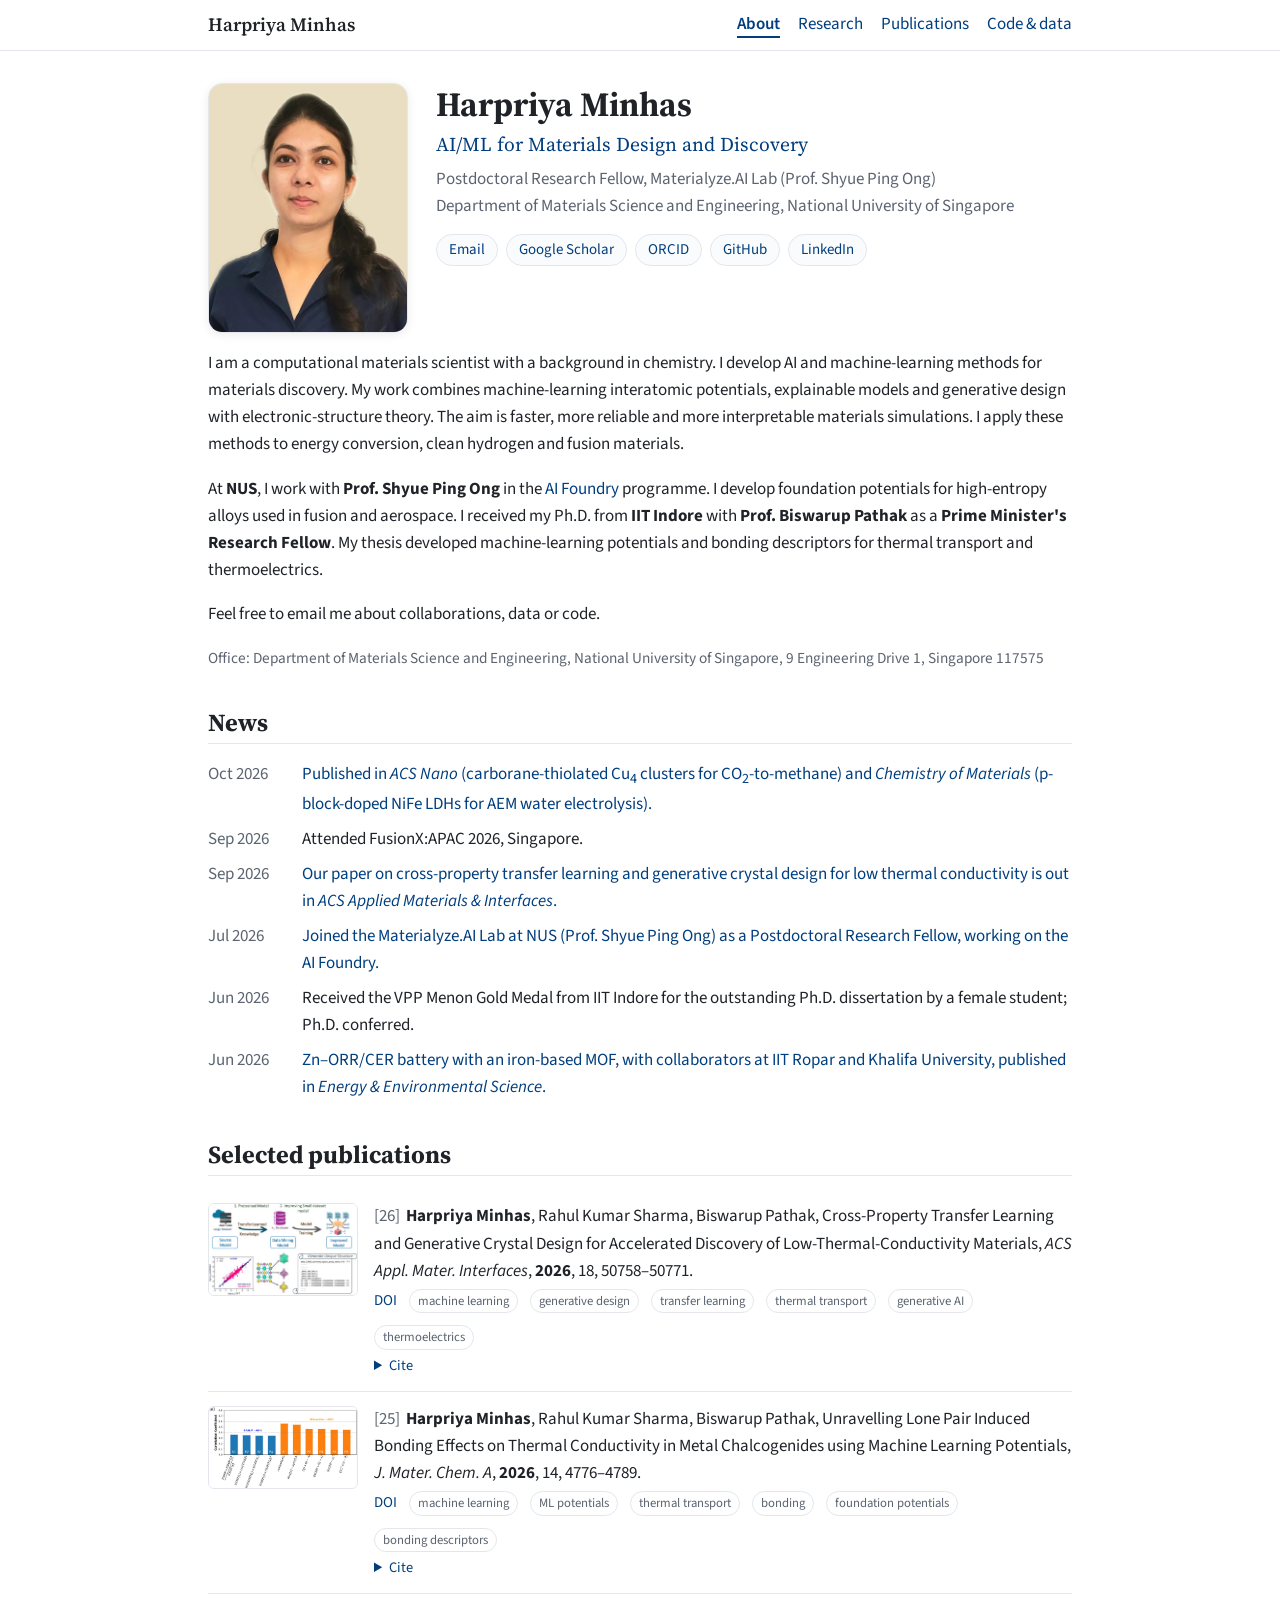
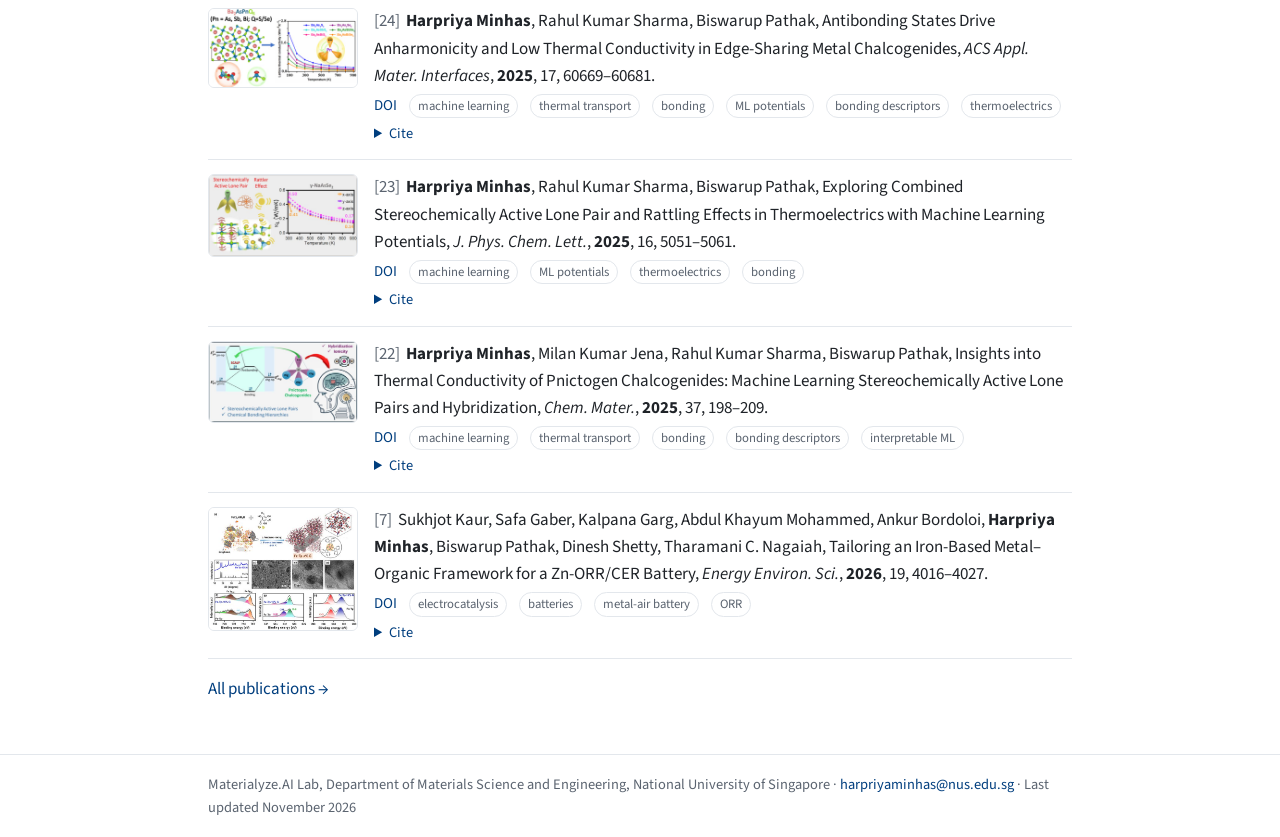
<file: index.html>
<!doctype html>
<html lang="en"><head>
<meta charset="utf-8"><meta name="viewport" content="width=device-width,initial-scale=1">
<title>Harpriya Minhas</title>
<meta name="description" content="Harpriya Minhas - AI/ML for Materials Design and Discovery. Postdoctoral Research Fellow, Materialyze.AI Lab, National University of Singapore.">
<link rel="preconnect" href="https://fonts.googleapis.com"><link rel="preconnect" href="https://fonts.gstatic.com" crossorigin>
<link href="https://fonts.googleapis.com/css2?family=Source+Sans+3:wght@400;600&family=Source+Serif+4:wght@500;600&display=swap" rel="stylesheet">
<link rel="stylesheet" href="assets/css/style.css?v=20261110b">
<link rel="icon" href="assets/img/favicon.svg" type="image/svg+xml">
<meta property="og:title" content="Harpriya Minhas - AI/ML for Materials Design and Discovery">
<meta property="og:description" content="Postdoctoral Research Fellow, Materialyze.AI Lab, National University of Singapore. Foundation potentials, bonding-aware ML, thermal transport and generative materials design.">
<meta property="og:image" content="https://harpriyaminhas.github.io/assets/img/profile.jpg">
<meta property="og:url" content="https://harpriyaminhas.github.io">
<meta name="twitter:card" content="summary">
</head><body>
<nav><div class="wrap"><a class="brand" href="index.html">Harpriya Minhas</a><ul><li><a href="index.html" class="active">About</a></li><li><a href="research.html">Research</a></li><li><a href="publications.html">Publications</a></li><li><a href="projects.html">Code &amp; data</a></li></ul></div></nav>
<main class="wrap">
<section class="hero">
  <img src="assets/img/profile.jpg" alt="Harpriya Minhas">
  <div>
    <h1>Harpriya Minhas</h1>
    <p class="tagline">AI/ML for Materials Design and Discovery</p>
    <p class="tag">Postdoctoral Research Fellow, Materialyze.AI Lab (Prof. Shyue Ping Ong)<br>Department of Materials Science and Engineering,
    National University of Singapore</p>
    <div class="links">
      <a href="mailto:harpriyaminhas@nus.edu.sg">Email</a>
      <a href="https://scholar.google.com/citations?user=nlvWVQUAAAAJ&hl=en">Google Scholar</a>
      <a href="https://orcid.org/0000-0001-5254-3881">ORCID</a>
      <a href="https://github.com/Harpriyaminhas">GitHub</a>
      <a href="https://www.linkedin.com/in/harpriyaminhas/">LinkedIn</a>
    </div>
  </div>
</section>

<p>I am a computational materials scientist with a background in chemistry. I develop AI and machine-learning
methods for materials discovery. My work combines machine-learning interatomic potentials, explainable models and
generative design with electronic-structure theory. The aim is faster, more reliable and more interpretable
materials simulations. I apply these methods to energy conversion, clean hydrogen and fusion materials.</p>

<p>At <b>NUS</b>, I work with <b>Prof. Shyue Ping Ong</b> in the
<a href="https://cde.nus.edu.sg/news/building-an-ai-foundry-to-transform-materials-discovery/">AI Foundry</a>
programme. I develop foundation potentials for high-entropy alloys used in fusion and aerospace. I received my Ph.D.
from <b>IIT Indore</b> with <b>Prof. Biswarup Pathak</b> as a <b>Prime Minister's Research Fellow</b>. My thesis developed
machine-learning potentials and bonding descriptors for thermal transport and thermoelectrics.</p>

<p>Feel free to email me about collaborations, data or code.</p>
<p class="stats">Office: Department of Materials Science and Engineering, National University of Singapore,
9 Engineering Drive 1, Singapore 117575</p>

<h2>News</h2>
<div id="news"></div>

<div id="gallery-wrap" hidden><h2>Gallery</h2><div id="gallery" class="gallery"></div></div>

<h2>Selected publications</h2>
<div id="selected"></div>
<p><a href="publications.html">All publications &rarr;</a></p>

</main>
<footer><div class="wrap">Materialyze.AI Lab, Department of Materials Science and Engineering, National University of Singapore &middot; <a href="mailto:harpriyaminhas@nus.edu.sg">harpriyaminhas@nus.edu.sg</a> &middot; Last updated November 2026</div></footer>
<script src="assets/site.js?v=20261110b"></script>
<script>renderNews(document.getElementById('news'),6);renderSelected(document.getElementById('selected'));renderGallery(document.getElementById('gallery'));</script>
</body></html>
</file>
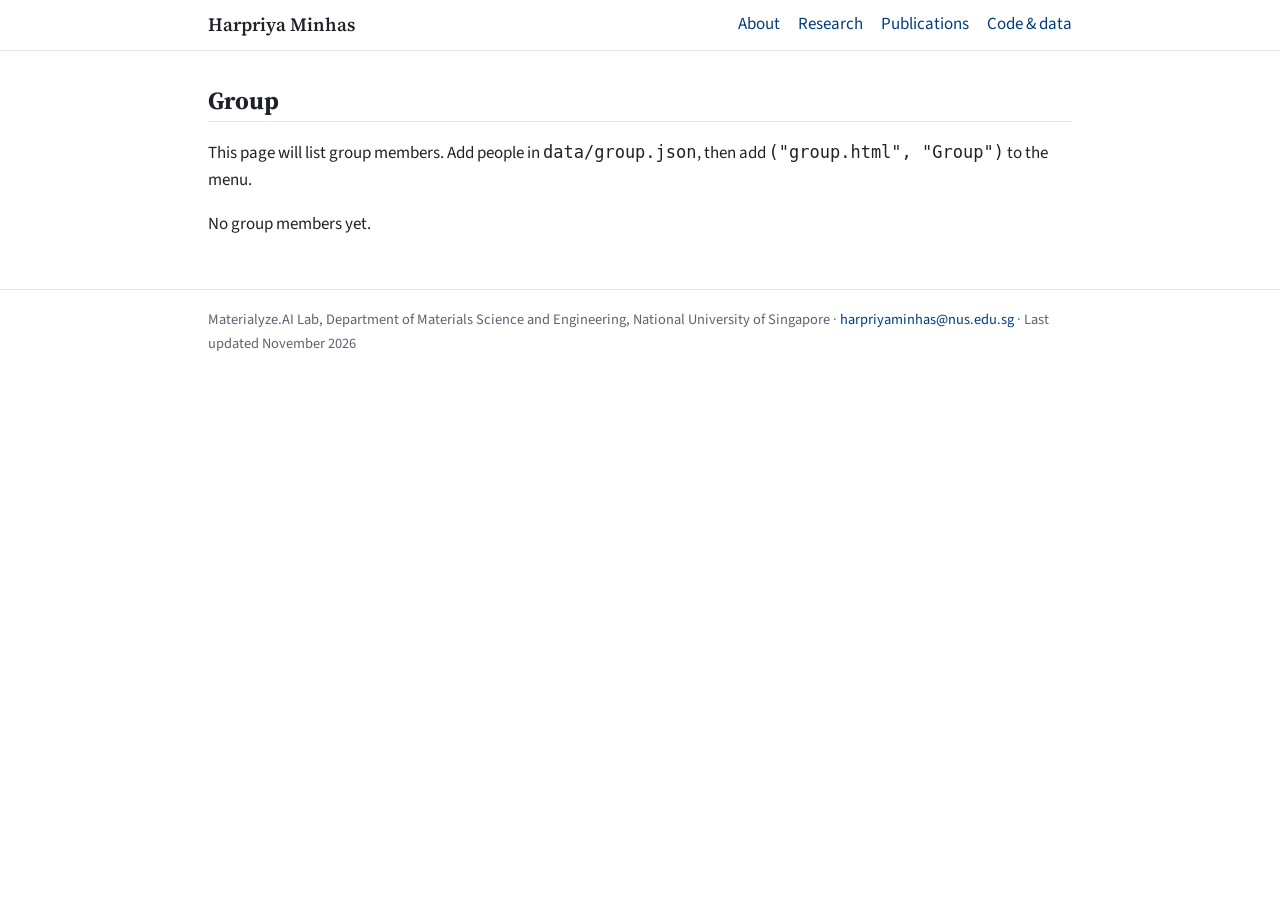
<file: group.html>
<!doctype html>
<html lang="en"><head>
<meta charset="utf-8"><meta name="viewport" content="width=device-width,initial-scale=1">
<title>Group - Harpriya Minhas</title>
<meta name="description" content="Harpriya Minhas - AI/ML for Materials Design and Discovery. Postdoctoral Research Fellow, Materialyze.AI Lab, National University of Singapore.">
<link rel="preconnect" href="https://fonts.googleapis.com"><link rel="preconnect" href="https://fonts.gstatic.com" crossorigin>
<link href="https://fonts.googleapis.com/css2?family=Source+Sans+3:wght@400;600&family=Source+Serif+4:wght@500;600&display=swap" rel="stylesheet">
<link rel="stylesheet" href="assets/css/style.css?v=20261110b">
<link rel="icon" href="assets/img/favicon.svg" type="image/svg+xml">
<meta property="og:title" content="Harpriya Minhas - AI/ML for Materials Design and Discovery">
<meta property="og:description" content="Postdoctoral Research Fellow, Materialyze.AI Lab, National University of Singapore. Foundation potentials, bonding-aware ML, thermal transport and generative materials design.">
<meta property="og:image" content="https://harpriyaminhas.github.io/assets/img/profile.jpg">
<meta property="og:url" content="https://harpriyaminhas.github.io">
<meta name="twitter:card" content="summary">
</head><body>
<nav><div class="wrap"><a class="brand" href="index.html">Harpriya Minhas</a><ul><li><a href="index.html">About</a></li><li><a href="research.html">Research</a></li><li><a href="publications.html">Publications</a></li><li><a href="projects.html">Code &amp; data</a></li></ul></div></nav>
<main class="wrap">

<h2 style="margin-top:2rem">Group</h2>
<p>This page will list group members. Add people in <code>data/group.json</code>, then add
<code>("group.html", "Group")</code> to the menu.</p>
<div id="group"></div>

</main>
<footer><div class="wrap">Materialyze.AI Lab, Department of Materials Science and Engineering, National University of Singapore
&middot; <a href="mailto:harpriyaminhas@nus.edu.sg">harpriyaminhas@nus.edu.sg</a> &middot; Last updated November 2026</div></footer>
<script src="assets/site.js?v=20261110b"></script>
<script>renderGroup(document.getElementById('group'));</script>
</body></html>
</file>
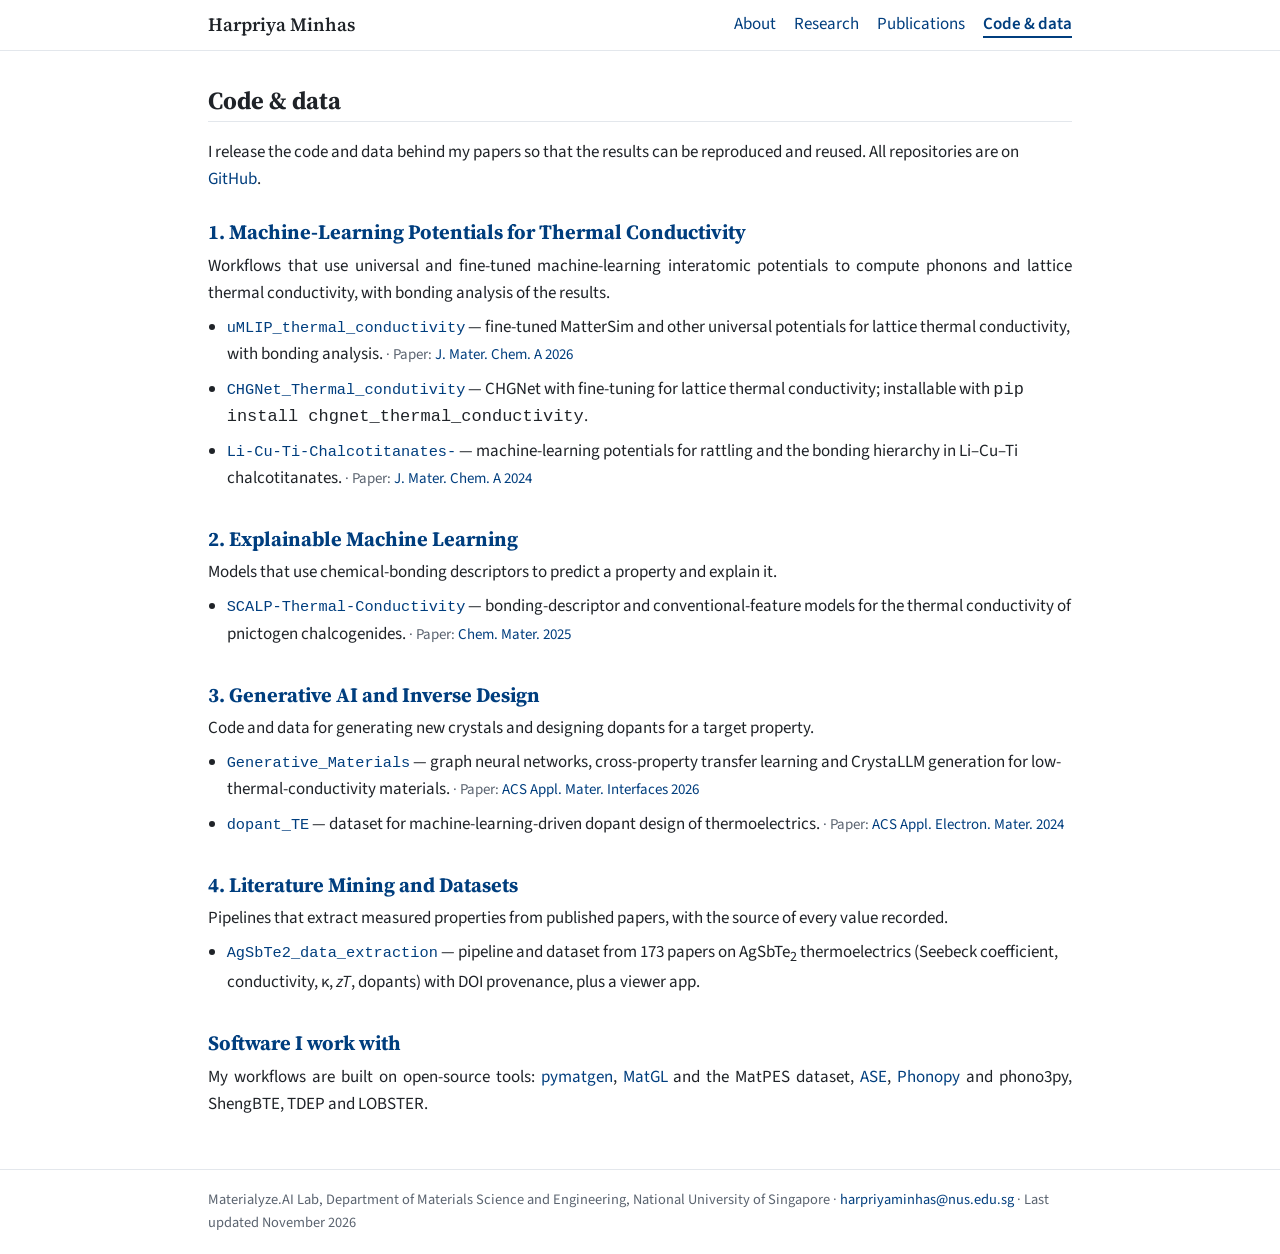
<file: projects.html>
<!doctype html>
<html lang="en"><head>
<meta charset="utf-8"><meta name="viewport" content="width=device-width,initial-scale=1">
<title>Code and data - Harpriya Minhas</title>
<meta name="description" content="Harpriya Minhas - AI/ML for Materials Design and Discovery. Postdoctoral Research Fellow, Materialyze.AI Lab, National University of Singapore.">
<link rel="preconnect" href="https://fonts.googleapis.com"><link rel="preconnect" href="https://fonts.gstatic.com" crossorigin>
<link href="https://fonts.googleapis.com/css2?family=Source+Sans+3:wght@400;600&family=Source+Serif+4:wght@500;600&display=swap" rel="stylesheet">
<link rel="stylesheet" href="assets/css/style.css?v=20261110b">
<link rel="icon" href="assets/img/favicon.svg" type="image/svg+xml">
<meta property="og:title" content="Harpriya Minhas - AI/ML for Materials Design and Discovery">
<meta property="og:description" content="Postdoctoral Research Fellow, Materialyze.AI Lab, National University of Singapore. Foundation potentials, bonding-aware ML, thermal transport and generative materials design.">
<meta property="og:image" content="https://harpriyaminhas.github.io/assets/img/profile.jpg">
<meta property="og:url" content="https://harpriyaminhas.github.io">
<meta name="twitter:card" content="summary">
</head><body>
<nav><div class="wrap"><a class="brand" href="index.html">Harpriya Minhas</a><ul><li><a href="index.html">About</a></li><li><a href="research.html">Research</a></li><li><a href="publications.html">Publications</a></li><li><a href="projects.html" class="active">Code &amp; data</a></li></ul></div></nav>
<main class="wrap">
<h2 style="margin-top:2rem">Code &amp; data</h2>
<p>I release the code and data behind my papers so that the results can be reproduced and reused. All repositories are on <a href="https://github.com/Harpriyaminhas">GitHub</a>.</p>
<section class="rtheme"><h3>1. Machine-Learning Potentials for Thermal Conductivity</h3><p>Workflows that use universal and fine-tuned machine-learning interatomic potentials to compute phonons and lattice thermal conductivity, with bonding analysis of the results.</p><ul class="repolist"><li><a class="repo" href="https://github.com/Harpriyaminhas/uMLIP_thermal_conductivity">uMLIP_thermal_conductivity</a> &mdash; fine-tuned MatterSim and other universal potentials for lattice thermal conductivity, with bonding analysis.<span class="selpapers"> &middot; Paper: <a href="https://doi.org/10.1039/d5ta08916f">J. Mater. Chem. A 2026</a></span></li><li><a class="repo" href="https://github.com/Harpriyaminhas/CHGNet_Thermal_condutivity">CHGNet_Thermal_condutivity</a> &mdash; CHGNet with fine-tuning for lattice thermal conductivity; installable with <code>pip install chgnet_thermal_conductivity</code>.<span class="selpapers"></span></li><li><a class="repo" href="https://github.com/Harpriyaminhas/Li-Cu-Ti-Chalcotitanates-">Li-Cu-Ti-Chalcotitanates-</a> &mdash; machine-learning potentials for rattling and the bonding hierarchy in Li&ndash;Cu&ndash;Ti chalcotitanates.<span class="selpapers"> &middot; Paper: <a href="https://doi.org/10.1039/d3ta07461g">J. Mater. Chem. A 2024</a></span></li></ul></section>
<section class="rtheme"><h3>2. Explainable Machine Learning</h3><p>Models that use chemical-bonding descriptors to predict a property and explain it.</p><ul class="repolist"><li><a class="repo" href="https://github.com/Harpriyaminhas/SCALP-Thermal-Conductivity">SCALP-Thermal-Conductivity</a> &mdash; bonding-descriptor and conventional-feature models for the thermal conductivity of pnictogen chalcogenides.<span class="selpapers"> &middot; Paper: <a href="https://doi.org/10.1021/acs.chemmater.4c02294">Chem. Mater. 2025</a></span></li></ul></section>
<section class="rtheme"><h3>3. Generative AI and Inverse Design</h3><p>Code and data for generating new crystals and designing dopants for a target property.</p><ul class="repolist"><li><a class="repo" href="https://github.com/Harpriyaminhas/Generative_Materials">Generative_Materials</a> &mdash; graph neural networks, cross-property transfer learning and CrystaLLM generation for low-thermal-conductivity materials.<span class="selpapers"> &middot; Paper: <a href="https://doi.org/10.1021/acsami.6c10770">ACS Appl. Mater. Interfaces 2026</a></span></li><li><a class="repo" href="https://github.com/Harpriyaminhas/dopant_TE">dopant_TE</a> &mdash; dataset for machine-learning-driven dopant design of thermoelectrics.<span class="selpapers"> &middot; Paper: <a href="https://doi.org/10.1021/acsaelm.4c00808">ACS Appl. Electron. Mater. 2024</a></span></li></ul></section>
<section class="rtheme"><h3>4. Literature Mining and Datasets</h3><p>Pipelines that extract measured properties from published papers, with the source of every value recorded.</p><ul class="repolist"><li><a class="repo" href="https://github.com/Harpriyaminhas/AgSbTe2_data_extraction">AgSbTe2_data_extraction</a> &mdash; pipeline and dataset from 173 papers on AgSbTe<sub>2</sub> thermoelectrics (Seebeck coefficient, conductivity, &kappa;, <i>zT</i>, dopants) with DOI provenance, plus a viewer app.<span class="selpapers"></span></li></ul></section>
<section class="rtheme"><h3>Software I work with</h3><p>My workflows are built on open-source tools: <a href="https://pymatgen.org">pymatgen</a>, <a href="https://github.com/materialyzeai/matgl">MatGL</a> and the MatPES dataset, <a href="https://wiki.fysik.dtu.dk/ase/">ASE</a>, <a href="https://phonopy.github.io/phonopy/">Phonopy</a> and phono3py, ShengBTE, TDEP and LOBSTER.</p></section>
</main>
<footer><div class="wrap">Materialyze.AI Lab, Department of Materials Science and Engineering, National University of Singapore
&middot; <a href="mailto:harpriyaminhas@nus.edu.sg">harpriyaminhas@nus.edu.sg</a> &middot; Last updated November 2026</div></footer>
<script src="assets/site.js?v=20261110b"></script>
<script></script>
</body></html>
</file>
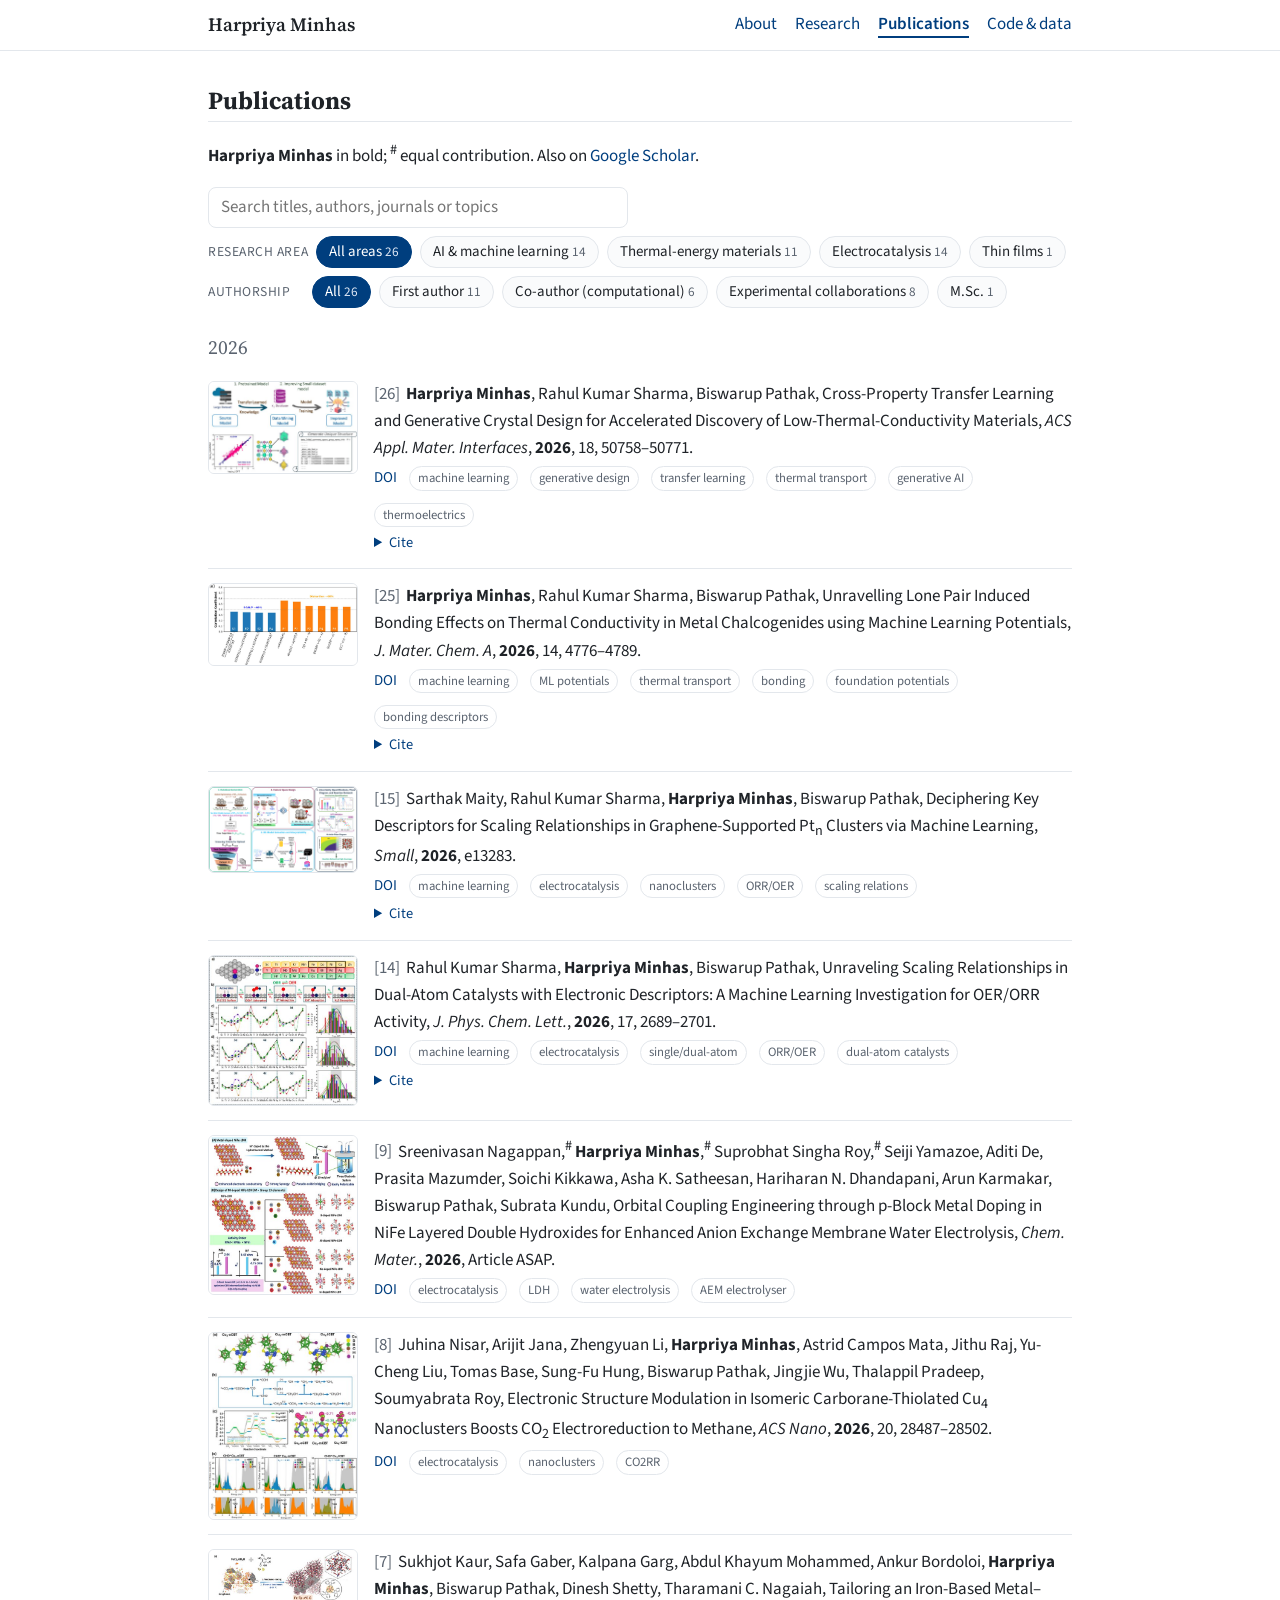
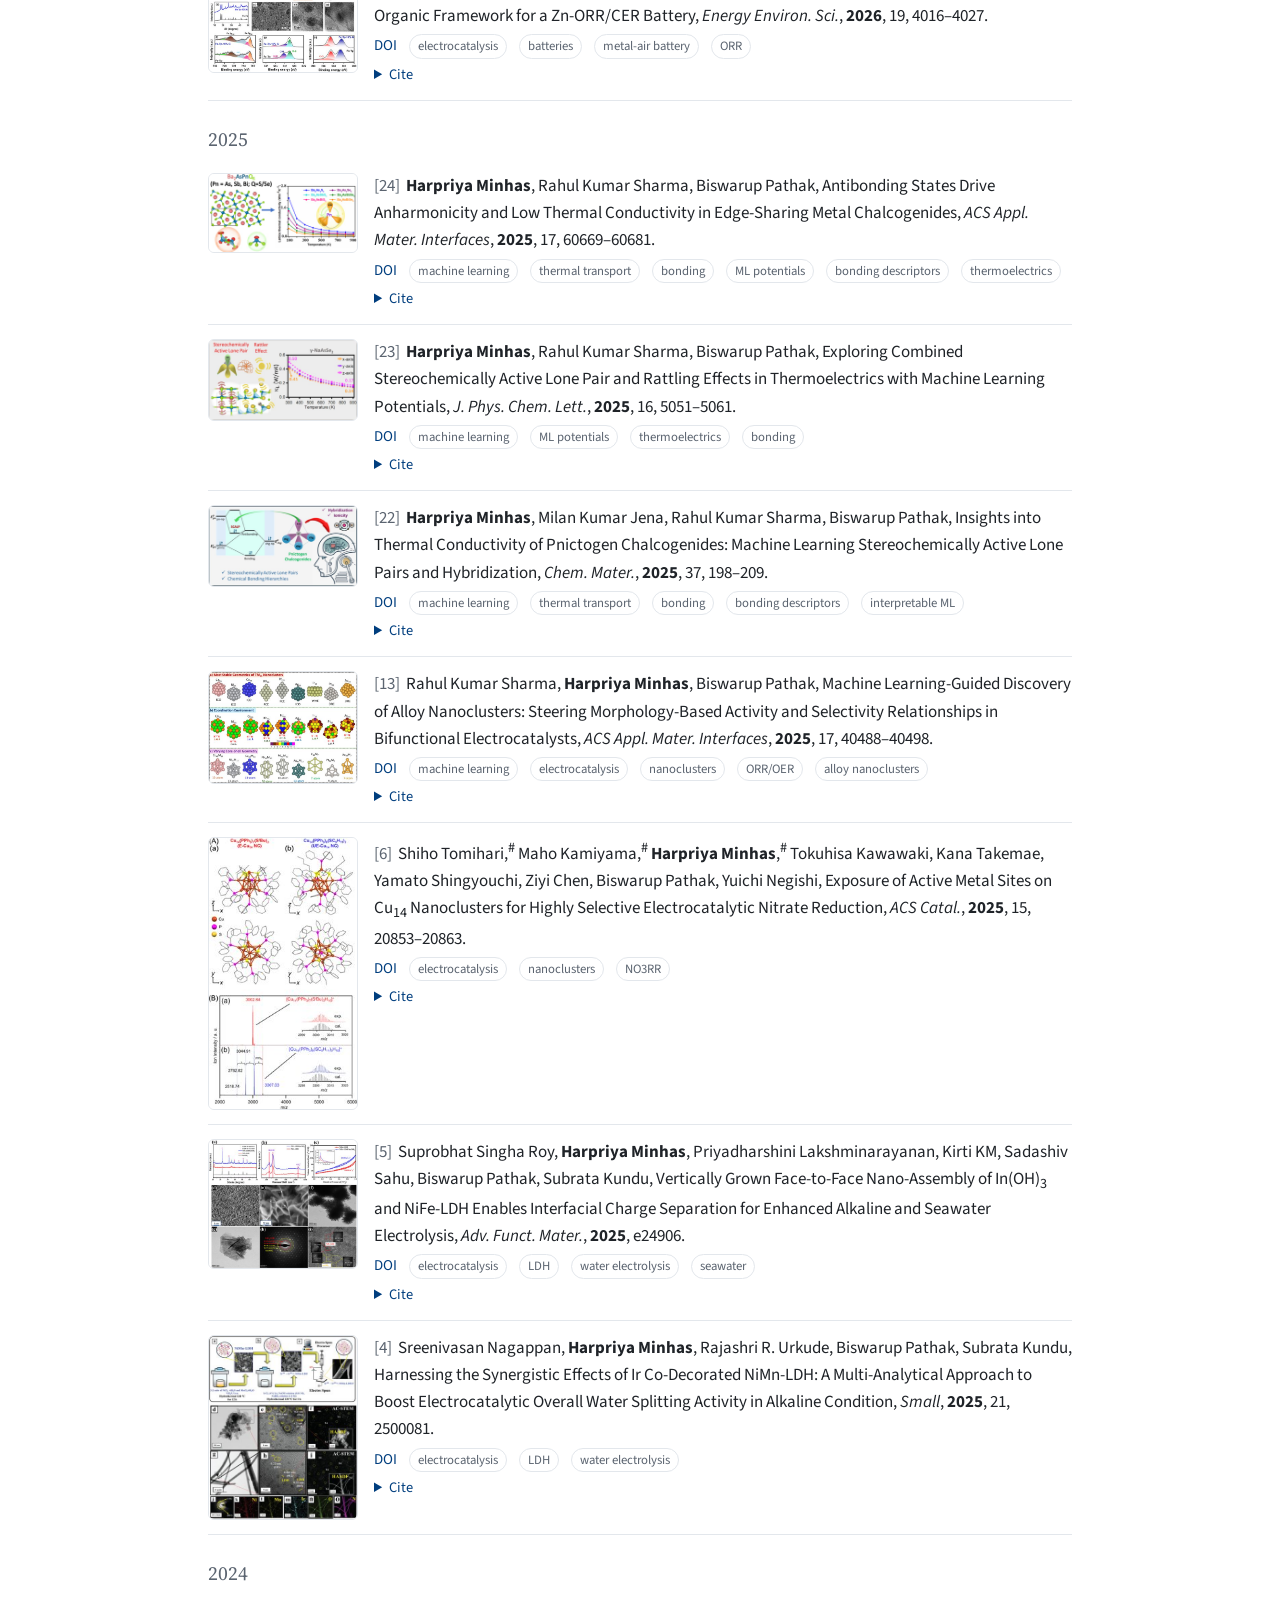
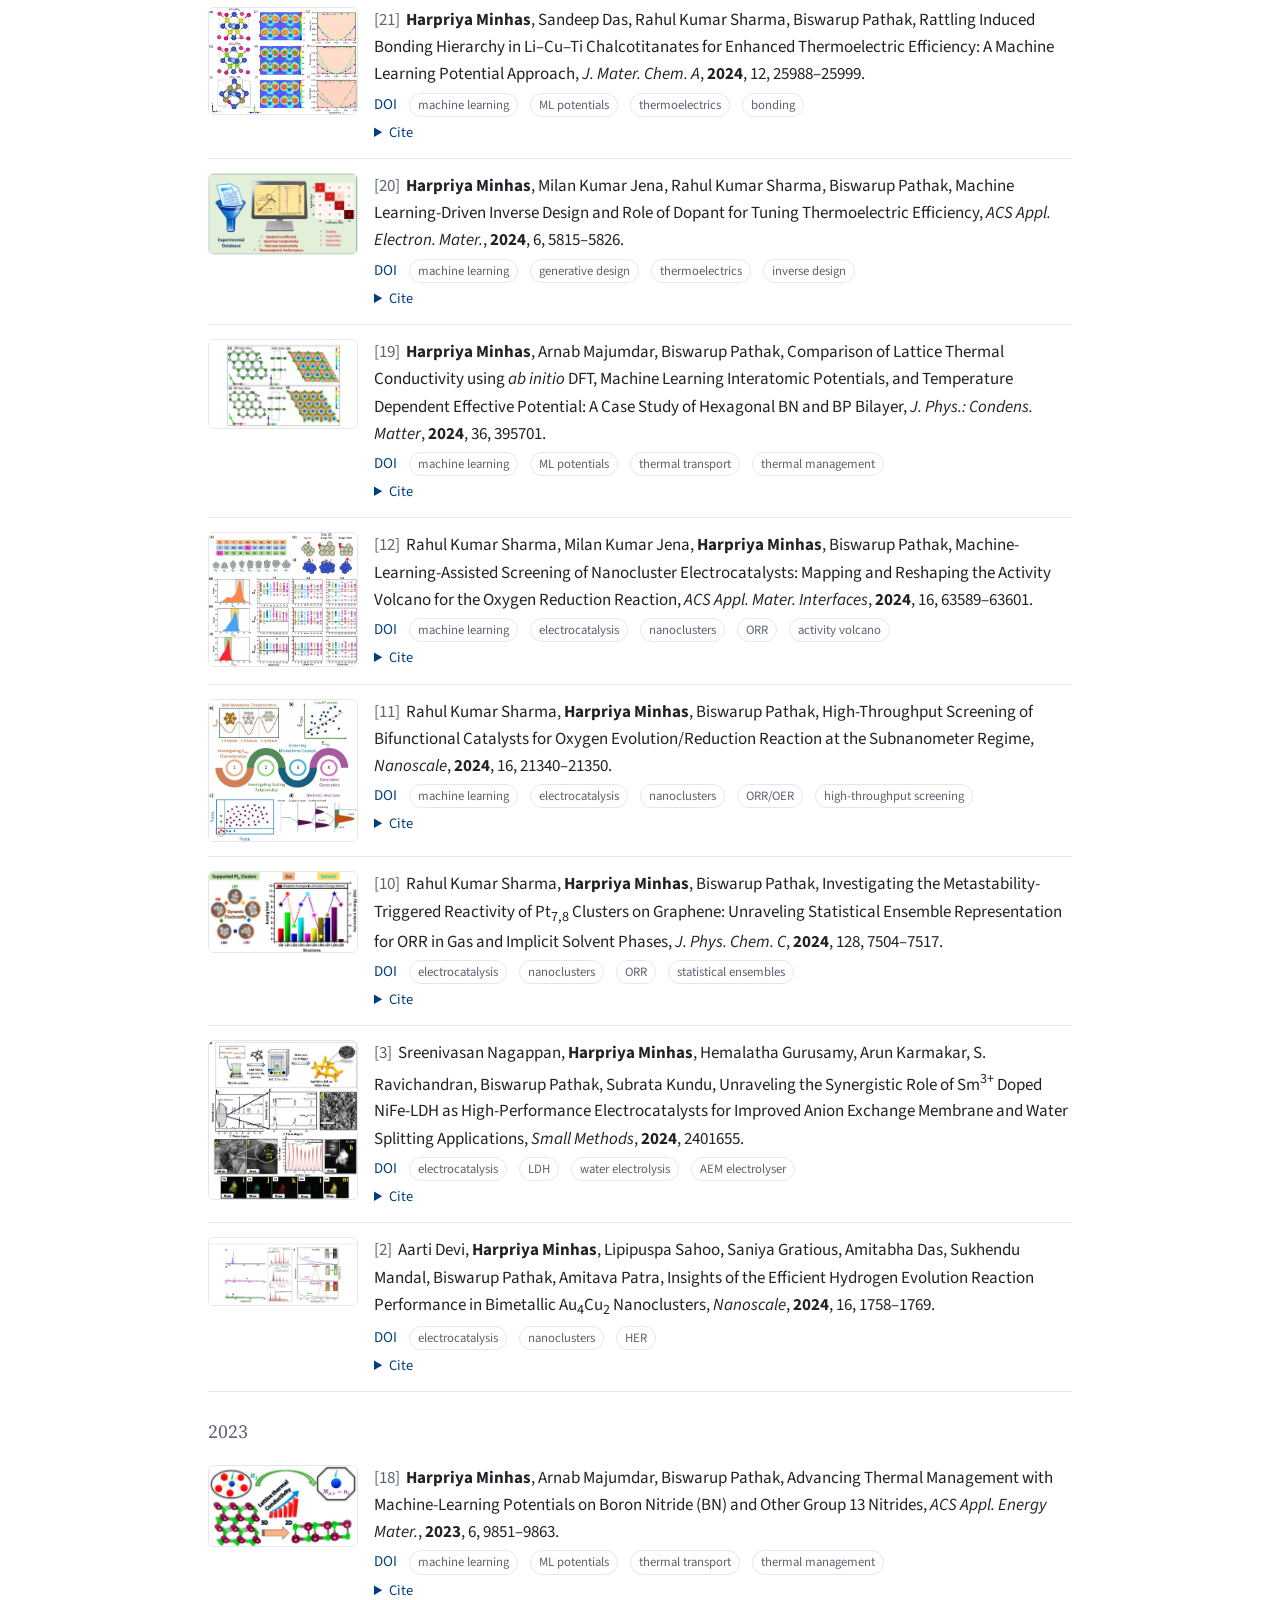
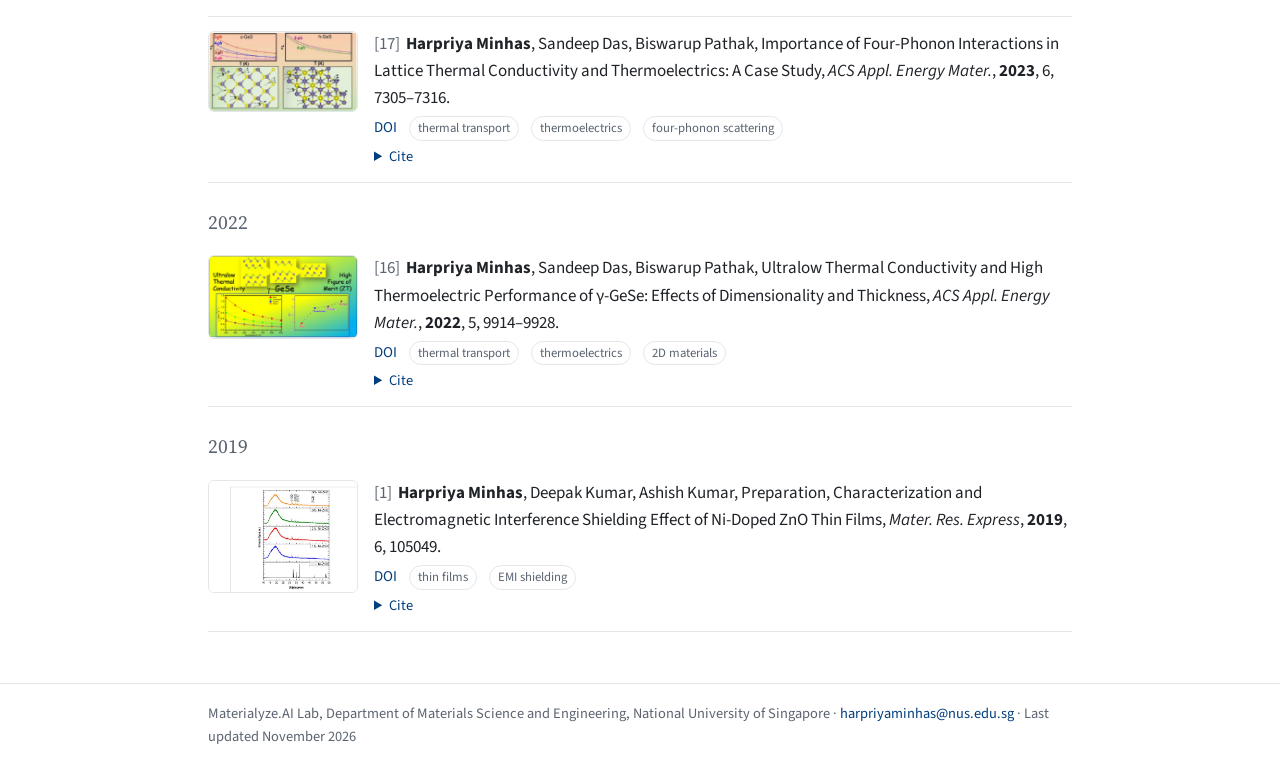
<file: publications.html>
<!doctype html>
<html lang="en"><head>
<meta charset="utf-8"><meta name="viewport" content="width=device-width,initial-scale=1">
<title>Publications - Harpriya Minhas</title>
<meta name="description" content="Harpriya Minhas - AI/ML for Materials Design and Discovery. Postdoctoral Research Fellow, Materialyze.AI Lab, National University of Singapore.">
<link rel="preconnect" href="https://fonts.googleapis.com"><link rel="preconnect" href="https://fonts.gstatic.com" crossorigin>
<link href="https://fonts.googleapis.com/css2?family=Source+Sans+3:wght@400;600&family=Source+Serif+4:wght@500;600&display=swap" rel="stylesheet">
<link rel="stylesheet" href="assets/css/style.css?v=20261110b">
<link rel="icon" href="assets/img/favicon.svg" type="image/svg+xml">
<meta property="og:title" content="Harpriya Minhas - AI/ML for Materials Design and Discovery">
<meta property="og:description" content="Postdoctoral Research Fellow, Materialyze.AI Lab, National University of Singapore. Foundation potentials, bonding-aware ML, thermal transport and generative materials design.">
<meta property="og:image" content="https://harpriyaminhas.github.io/assets/img/profile.jpg">
<meta property="og:url" content="https://harpriyaminhas.github.io">
<meta name="twitter:card" content="summary">
</head><body>
<nav><div class="wrap"><a class="brand" href="index.html">Harpriya Minhas</a><ul><li><a href="index.html">About</a></li><li><a href="research.html">Research</a></li><li><a href="publications.html" class="active">Publications</a></li><li><a href="projects.html">Code &amp; data</a></li></ul></div></nav>
<main class="wrap">

<h2 style="margin-top:2rem">Publications</h2>
<p><b>Harpriya Minhas</b> in bold; <sup>#</sup> equal contribution. Also on
<a href="https://scholar.google.com/citations?user=nlvWVQUAAAAJ&hl=en">Google Scholar</a>.</p>
<input class="searchbox" id="search" type="search" placeholder="Search titles, authors, journals or topics">
<div class="filters" id="filters"></div>
<div id="pubs"></div>

</main>
<footer><div class="wrap">Materialyze.AI Lab, Department of Materials Science and Engineering, National University of Singapore
&middot; <a href="mailto:harpriyaminhas@nus.edu.sg">harpriyaminhas@nus.edu.sg</a> &middot; Last updated November 2026</div></footer>
<script src="assets/site.js?v=20261110b"></script>
<script>renderPubs(document.getElementById('pubs'),document.getElementById('filters'),document.getElementById('search'));</script>
</body></html>
</file>
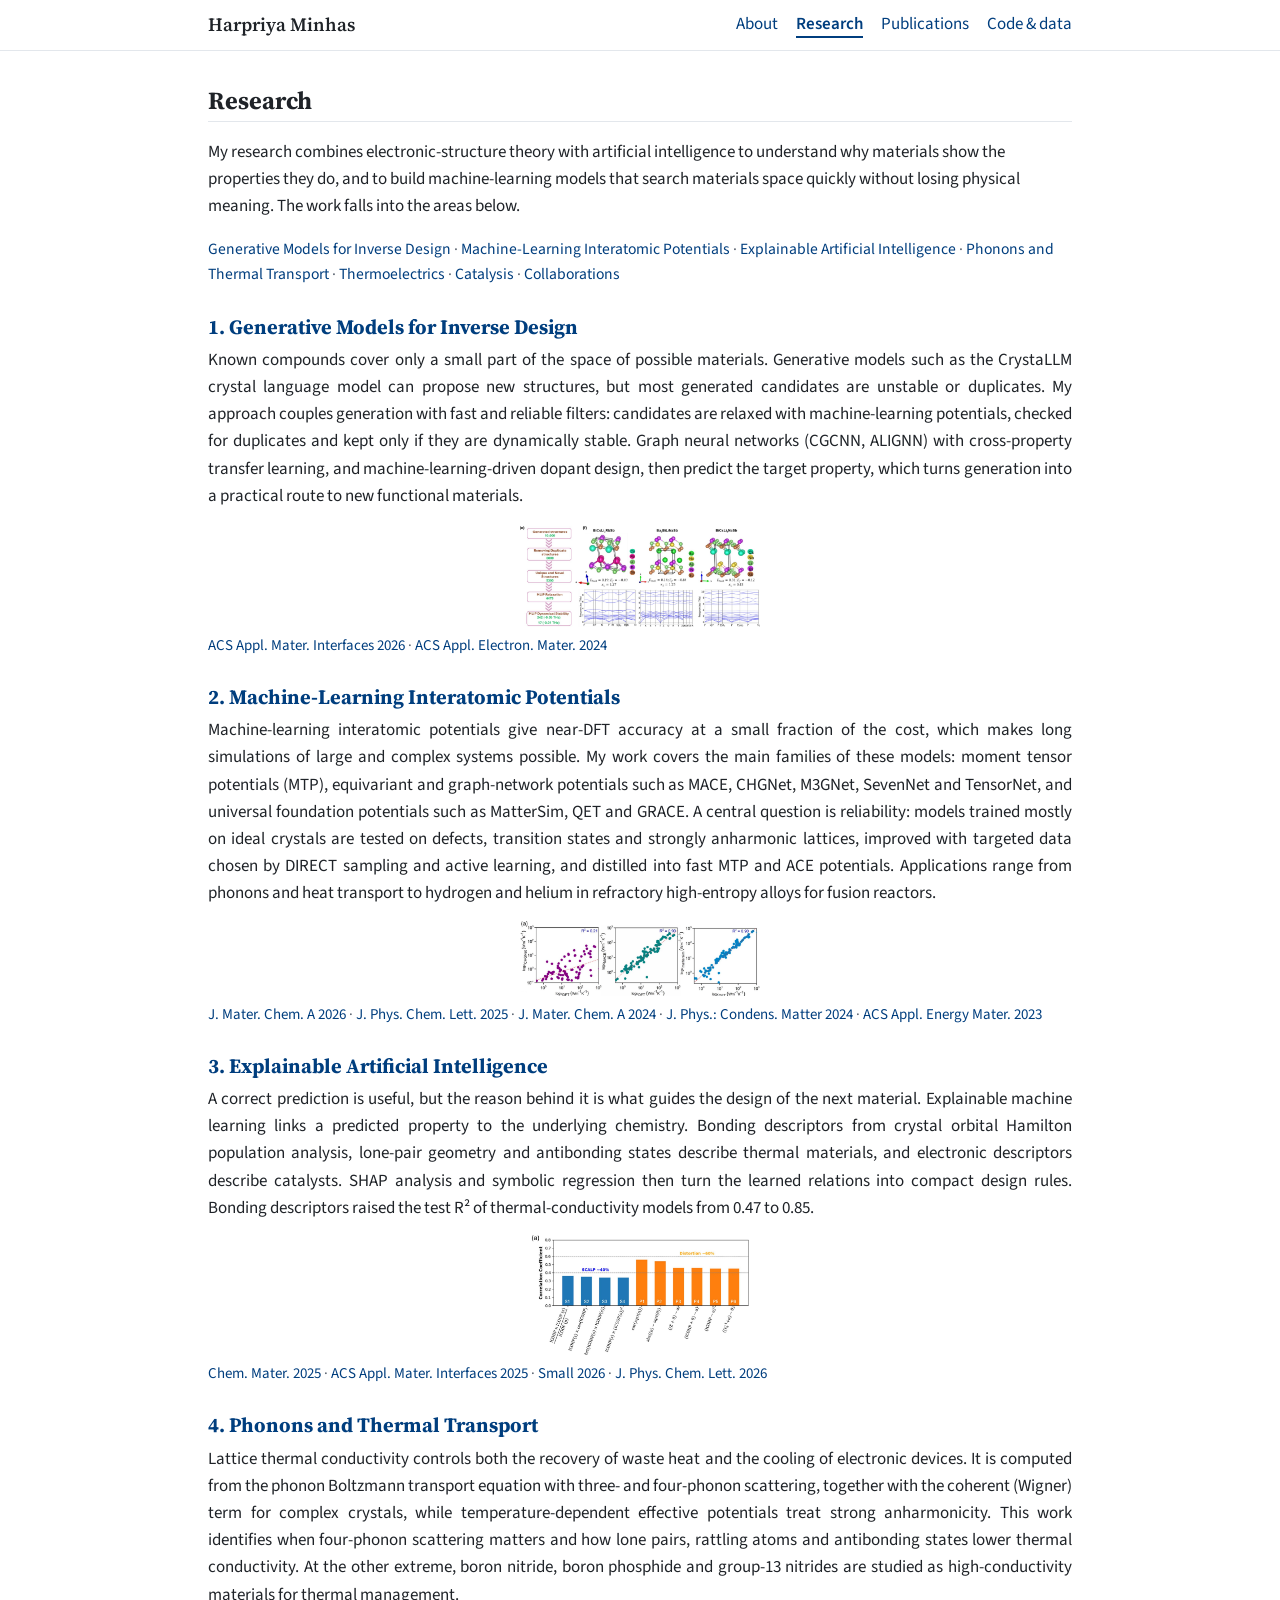
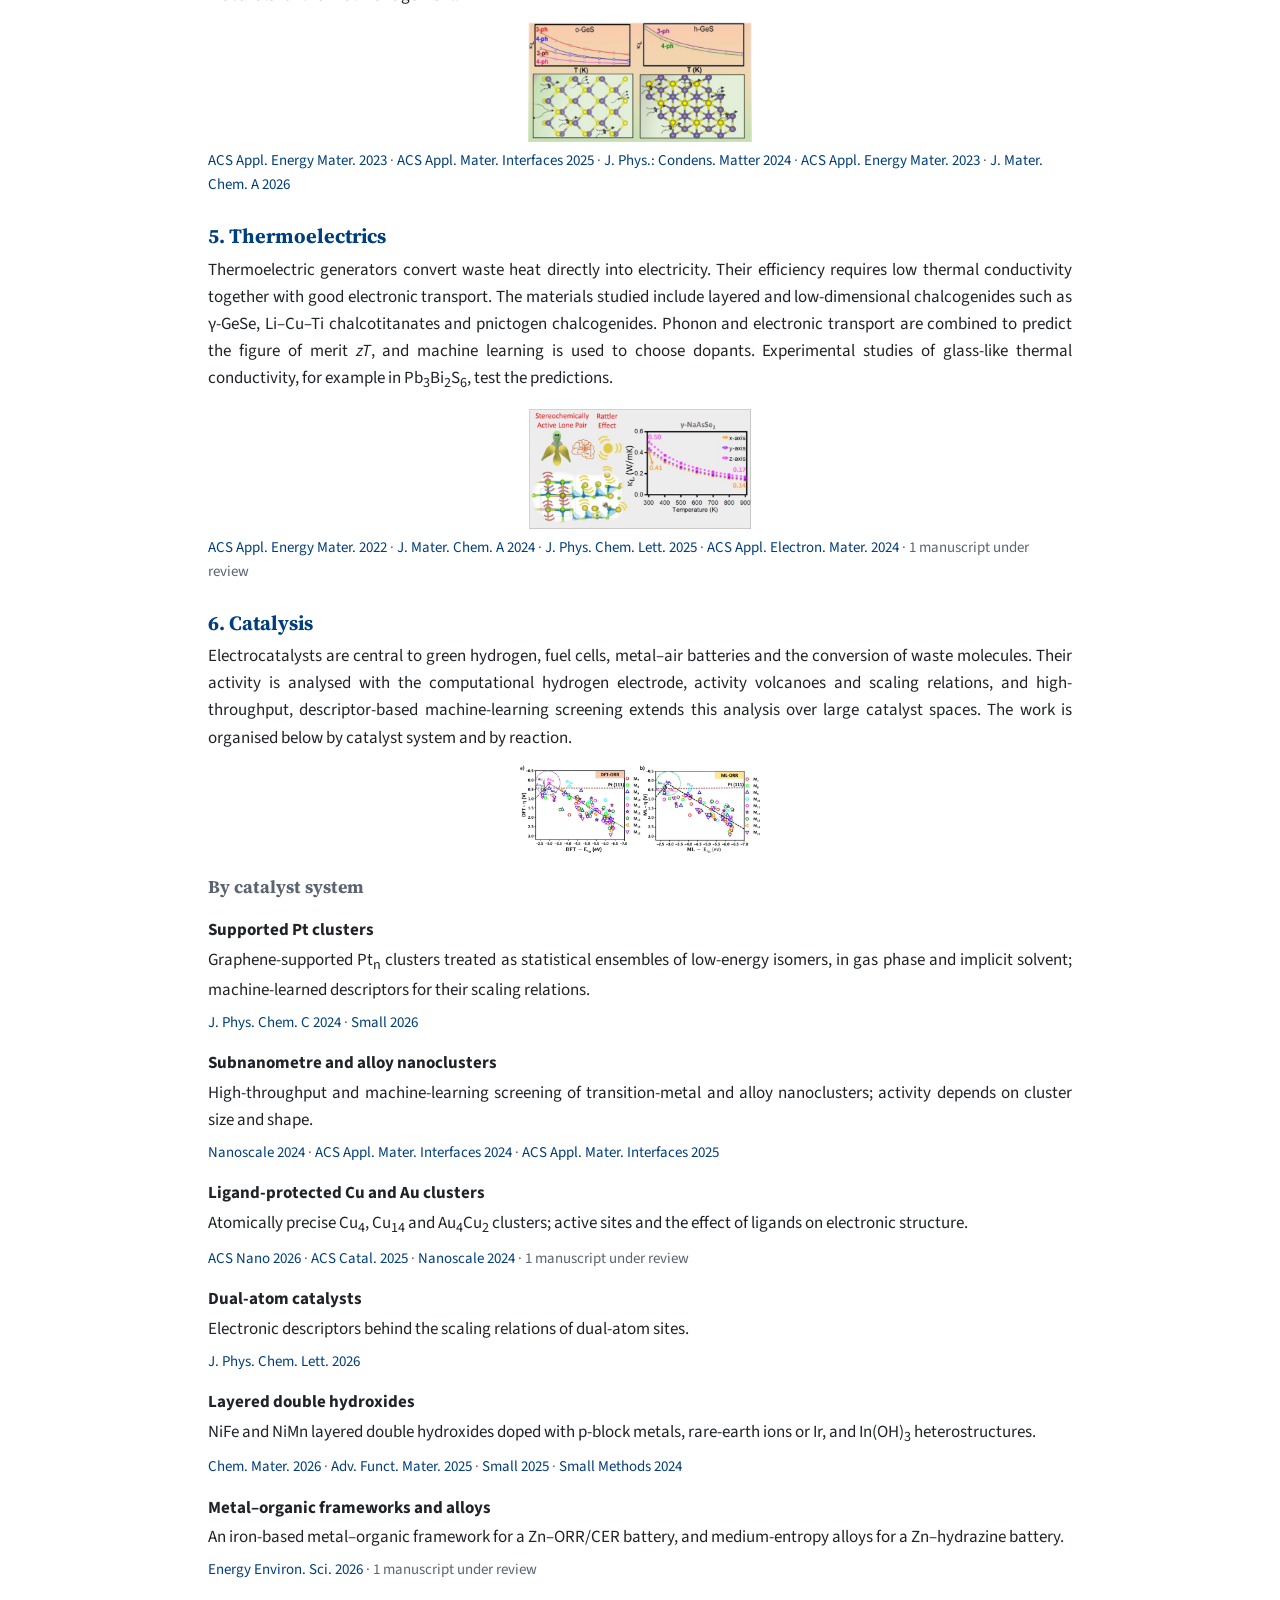
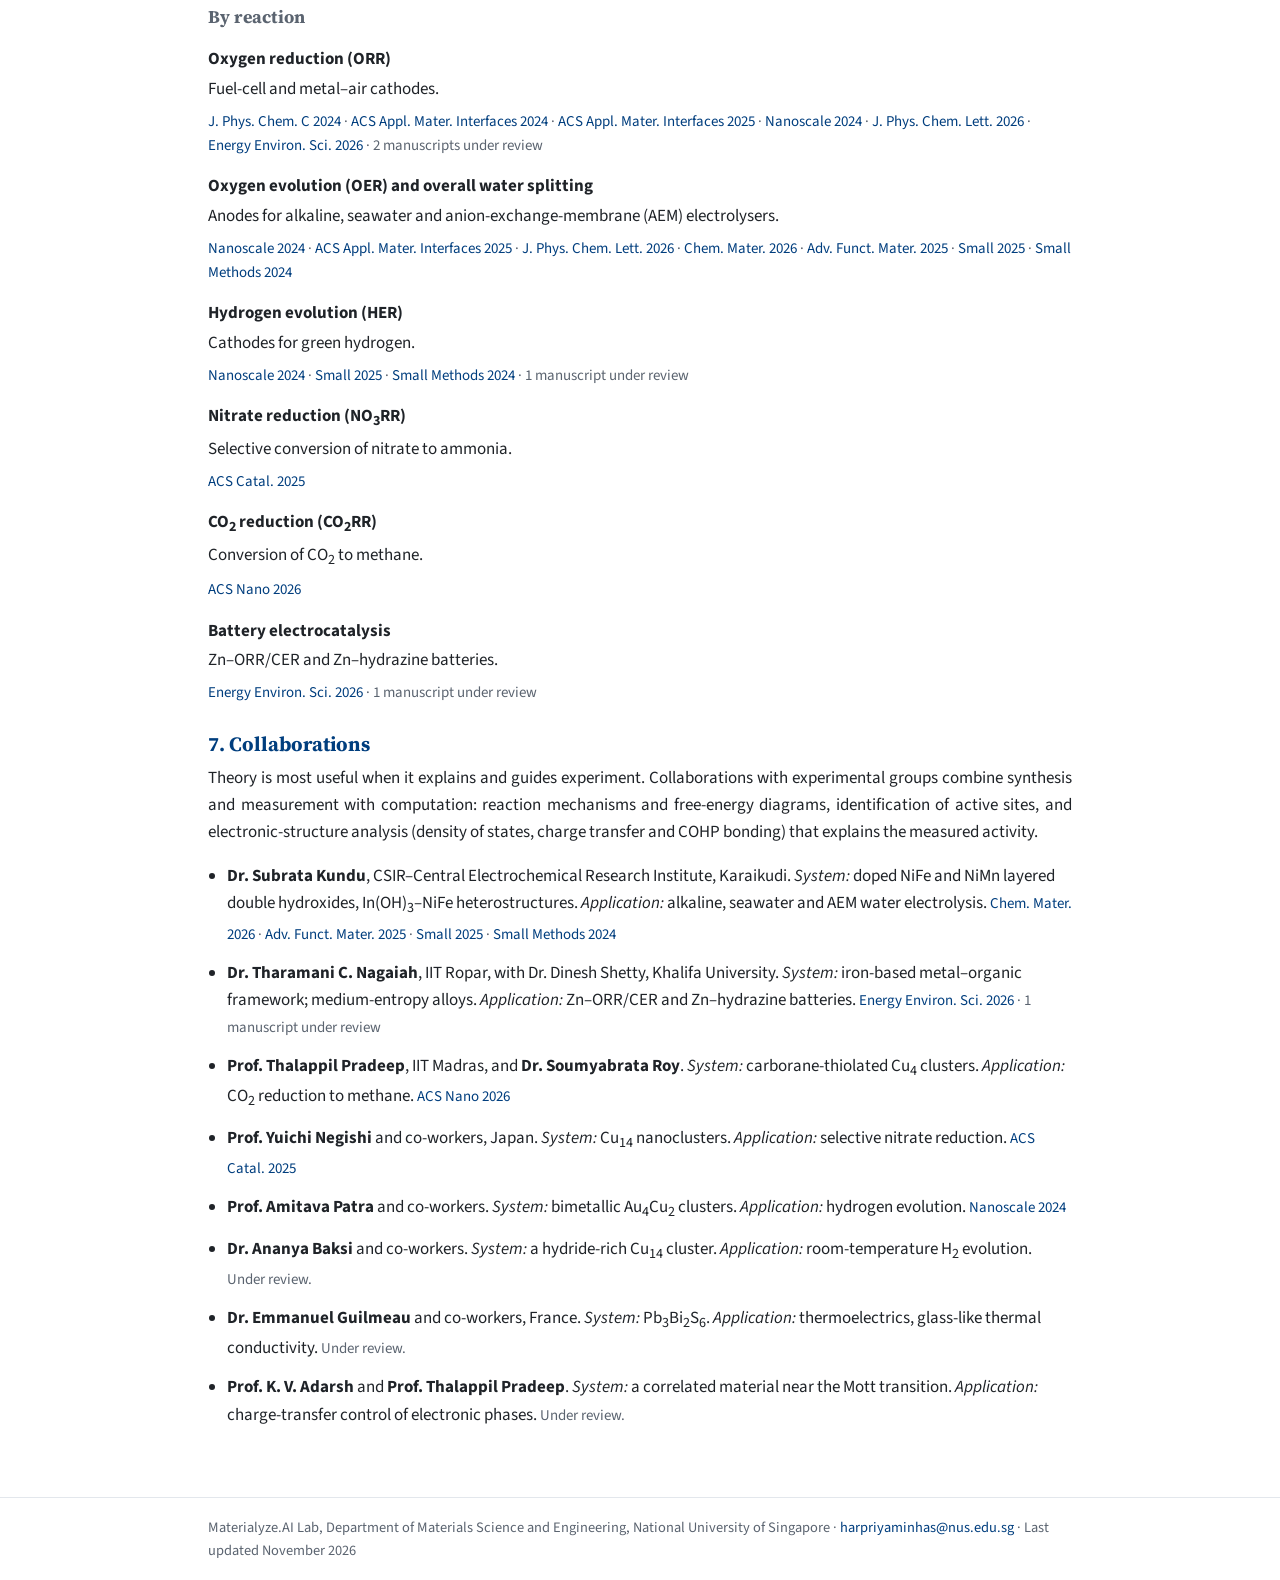
<file: research.html>
<!doctype html>
<html lang="en"><head>
<meta charset="utf-8"><meta name="viewport" content="width=device-width,initial-scale=1">
<title>Research - Harpriya Minhas</title>
<meta name="description" content="Harpriya Minhas - AI/ML for Materials Design and Discovery. Postdoctoral Research Fellow, Materialyze.AI Lab, National University of Singapore.">
<link rel="preconnect" href="https://fonts.googleapis.com"><link rel="preconnect" href="https://fonts.gstatic.com" crossorigin>
<link href="https://fonts.googleapis.com/css2?family=Source+Sans+3:wght@400;600&family=Source+Serif+4:wght@500;600&display=swap" rel="stylesheet">
<link rel="stylesheet" href="assets/css/style.css?v=20261110b">
<link rel="icon" href="assets/img/favicon.svg" type="image/svg+xml">
<meta property="og:title" content="Harpriya Minhas - AI/ML for Materials Design and Discovery">
<meta property="og:description" content="Postdoctoral Research Fellow, Materialyze.AI Lab, National University of Singapore. Foundation potentials, bonding-aware ML, thermal transport and generative materials design.">
<meta property="og:image" content="https://harpriyaminhas.github.io/assets/img/profile.jpg">
<meta property="og:url" content="https://harpriyaminhas.github.io">
<meta name="twitter:card" content="summary">
</head><body>
<nav><div class="wrap"><a class="brand" href="index.html">Harpriya Minhas</a><ul><li><a href="index.html">About</a></li><li><a href="research.html" class="active">Research</a></li><li><a href="publications.html">Publications</a></li><li><a href="projects.html">Code &amp; data</a></li></ul></div></nav>
<main class="wrap">
<h2 style="margin-top:2rem">Research</h2>

<p>My research combines electronic-structure theory with artificial intelligence to understand why materials show the properties they do, and to build machine-learning models that search materials space quickly without losing physical meaning. The work falls into the areas below.</p>

<p class="areas-toc"><a href="#r1">Generative Models for Inverse Design</a> &middot; <a href="#r2">Machine-Learning Interatomic Potentials</a> &middot; <a href="#r3">Explainable Artificial Intelligence</a> &middot; <a href="#r4">Phonons and Thermal Transport</a> &middot; <a href="#r5">Thermoelectrics</a> &middot; <a href="#r6">Catalysis</a> &middot; <a href="#r7">Collaborations</a></p>

<section class="rtheme" id="r1"><h3>1. Generative Models for Inverse Design</h3>
<p>Known compounds cover only a small part of the space of possible materials. Generative models such as the
CrystaLLM crystal language model can propose new structures, but most generated candidates are unstable or
duplicates. My approach couples generation with fast and reliable filters: candidates are relaxed with
machine-learning potentials, checked for duplicates and kept only if they are dynamically stable. Graph neural networks (CGCNN, ALIGNN)
with cross-property transfer learning, and machine-learning-driven dopant design, then predict the target property, which turns
generation into a practical route to new functional materials.</p>
<img src="assets/img/res_generative.jpg" alt="Generative screening funnel">
<p class="selpapers"><a href="https://doi.org/10.1021/acsami.6c10770">ACS Appl. Mater. Interfaces 2026</a> &middot; <a href="https://doi.org/10.1021/acsaelm.4c00808">ACS Appl. Electron. Mater. 2024</a></p></section>

<section class="rtheme" id="r2"><h3>2. Machine-Learning Interatomic Potentials</h3>
<p>Machine-learning interatomic potentials give near-DFT accuracy at a small fraction of the cost, which makes
long simulations of large and complex systems possible. My work covers the main families of these models: moment
tensor potentials (MTP), equivariant and graph-network potentials such as MACE, CHGNet, M3GNet, SevenNet and
TensorNet, and universal foundation potentials such as MatterSim, QET and GRACE. A central question is reliability:
models trained mostly on ideal crystals are tested on defects, transition states and strongly anharmonic lattices,
improved with targeted data chosen by DIRECT sampling and active learning, and distilled into fast MTP and ACE
potentials. Applications range from phonons and heat transport to hydrogen and helium in refractory high-entropy
alloys for fusion reactors.</p>
<img src="assets/img/res_kL_parity.jpg" alt="Thermal conductivity from universal potentials versus DFT">
<p class="selpapers"><a href="https://doi.org/10.1039/d5ta08916f">J. Mater. Chem. A 2026</a> &middot; <a href="https://doi.org/10.1021/acs.jpclett.5c00952">J. Phys. Chem. Lett. 2025</a> &middot; <a href="https://doi.org/10.1039/d3ta07461g">J. Mater. Chem. A 2024</a> &middot; <a href="https://doi.org/10.1088/1361-648x/ad5b42">J. Phys.: Condens. Matter 2024</a> &middot; <a href="https://doi.org/10.1021/acsaem.3c01161">ACS Appl. Energy Mater. 2023</a></p></section>

<section class="rtheme" id="r3"><h3>3. Explainable Artificial Intelligence</h3>
<p>A correct prediction is useful, but the reason behind it is what guides the design of the next material.
Explainable machine learning links a predicted property to the underlying chemistry. Bonding descriptors from
crystal orbital Hamilton population analysis, lone-pair geometry and antibonding states describe thermal
materials, and electronic descriptors describe catalysts. SHAP analysis and symbolic regression then turn the
learned relations into compact design rules. Bonding descriptors raised the test R&sup2; of thermal-conductivity
models from 0.47 to 0.85.</p>
<img src="assets/img/res_bonding_descriptors.jpg" alt="Bonding descriptors and thermal conductivity">
<p class="selpapers"><a href="https://doi.org/10.1021/acs.chemmater.4c02294">Chem. Mater. 2025</a> &middot; <a href="https://doi.org/10.1021/acsami.5c17211">ACS Appl. Mater. Interfaces 2025</a> &middot; <a href="https://doi.org/10.1002/smll.202513283">Small 2026</a> &middot; <a href="https://doi.org/10.1021/acs.jpclett.5c03890">J. Phys. Chem. Lett. 2026</a></p></section>

<section class="rtheme" id="r4"><h3>4. Phonons and Thermal Transport</h3>
<p>Lattice thermal conductivity controls both the recovery of waste heat and the cooling of electronic devices.
It is computed from the phonon Boltzmann transport equation with three- and four-phonon scattering, together with
the coherent (Wigner) term for complex crystals, while temperature-dependent effective potentials treat strong
anharmonicity. This work identifies when four-phonon scattering matters and how lone pairs, rattling atoms and
antibonding states lower thermal conductivity. At the other extreme, boron nitride, boron phosphide and group-13
nitrides are studied as high-conductivity materials for thermal management.</p>
<img src="assets/img/toc_P17.jpg" alt="Four-phonon scattering">
<p class="selpapers"><a href="https://doi.org/10.1021/acsaem.3c01147">ACS Appl. Energy Mater. 2023</a> &middot; <a href="https://doi.org/10.1021/acsami.5c17211">ACS Appl. Mater. Interfaces 2025</a> &middot; <a href="https://doi.org/10.1088/1361-648x/ad5b42">J. Phys.: Condens. Matter 2024</a> &middot; <a href="https://doi.org/10.1021/acsaem.3c01161">ACS Appl. Energy Mater. 2023</a> &middot; <a href="https://doi.org/10.1039/d5ta08916f">J. Mater. Chem. A 2026</a></p></section>

<section class="rtheme" id="r5"><h3>5. Thermoelectrics</h3>
<p>Thermoelectric generators convert waste heat directly into electricity. Their efficiency requires low thermal
conductivity together with good electronic transport. The materials studied include layered and low-dimensional
chalcogenides such as &gamma;-GeSe, Li&ndash;Cu&ndash;Ti chalcotitanates and pnictogen chalcogenides. Phonon and
electronic transport are combined to predict the figure of merit <i>zT</i>, and machine learning is used to choose
dopants. Experimental studies of glass-like thermal conductivity, for example in Pb<sub>3</sub>Bi<sub>2</sub>S<sub>6</sub>,
test the predictions.</p>
<img src="assets/img/toc_P23.jpg" alt="Lone pairs and rattling in thermoelectrics">
<p class="selpapers"><a href="https://doi.org/10.1021/acsaem.2c01600">ACS Appl. Energy Mater. 2022</a> &middot; <a href="https://doi.org/10.1039/d3ta07461g">J. Mater. Chem. A 2024</a> &middot; <a href="https://doi.org/10.1021/acs.jpclett.5c00952">J. Phys. Chem. Lett. 2025</a> &middot; <a href="https://doi.org/10.1021/acsaelm.4c00808">ACS Appl. Electron. Mater. 2024</a> &middot; 1 manuscript under review</p></section>

<section class="rtheme" id="r6"><h3>6. Catalysis</h3>
<p>Electrocatalysts are central to green hydrogen, fuel cells, metal&ndash;air batteries and the conversion of
waste molecules. Their activity is analysed with the computational hydrogen electrode, activity volcanoes and
scaling relations, and high-throughput, descriptor-based machine-learning screening extends this analysis over
large catalyst spaces. The work is
organised below by catalyst system and by reaction.</p>
<img src="assets/img/res_volcano.jpg" alt="Oxygen-reduction volcano from DFT and ML">
<h4 class="group">By catalyst system</h4>
<h4>Supported Pt clusters</h4><p>Graphene-supported Pt<sub>n</sub> clusters treated as statistical ensembles of low-energy isomers, in gas phase and implicit solvent; machine-learned descriptors for their scaling relations.</p><p class="selpapers"><a href="https://doi.org/10.1021/acs.jpcc.4c00376">J. Phys. Chem. C 2024</a> &middot; <a href="https://doi.org/10.1002/smll.202513283">Small 2026</a></p>
<h4>Subnanometre and alloy nanoclusters</h4><p>High-throughput and machine-learning screening of transition-metal and alloy nanoclusters; activity depends on cluster size and shape.</p><p class="selpapers"><a href="https://doi.org/10.1039/d4nr02787f">Nanoscale 2024</a> &middot; <a href="https://doi.org/10.1021/acsami.4c14076">ACS Appl. Mater. Interfaces 2024</a> &middot; <a href="https://doi.org/10.1021/acsami.5c07198">ACS Appl. Mater. Interfaces 2025</a></p>
<h4>Ligand-protected Cu and Au clusters</h4><p>Atomically precise Cu<sub>4</sub>, Cu<sub>14</sub> and Au<sub>4</sub>Cu<sub>2</sub> clusters; active sites and the effect of ligands on electronic structure.</p><p class="selpapers"><a href="https://doi.org/10.1021/acsnano.6c11603">ACS Nano 2026</a> &middot; <a href="https://doi.org/10.1021/acscatal.5c04431">ACS Catal. 2025</a> &middot; <a href="https://doi.org/10.1039/d3nr05445d">Nanoscale 2024</a> &middot; 1 manuscript under review</p>
<h4>Dual-atom catalysts</h4><p>Electronic descriptors behind the scaling relations of dual-atom sites.</p><p class="selpapers"><a href="https://doi.org/10.1021/acs.jpclett.5c03890">J. Phys. Chem. Lett. 2026</a></p>
<h4>Layered double hydroxides</h4><p>NiFe and NiMn layered double hydroxides doped with p-block metals, rare-earth ions or Ir, and In(OH)<sub>3</sub> heterostructures.</p><p class="selpapers"><a href="https://doi.org/10.1021/acs.chemmater.6c01912">Chem. Mater. 2026</a> &middot; <a href="https://doi.org/10.1002/adfm.202524906">Adv. Funct. Mater. 2025</a> &middot; <a href="https://doi.org/10.1002/smll.202500081">Small 2025</a> &middot; <a href="https://doi.org/10.1002/smtd.202401655">Small Methods 2024</a></p>
<h4>Metal&ndash;organic frameworks and alloys</h4><p>An iron-based metal&ndash;organic framework for a Zn&ndash;ORR/CER battery, and medium-entropy alloys for a Zn&ndash;hydrazine battery.</p><p class="selpapers"><a href="https://doi.org/10.1039/d6ee00064a">Energy Environ. Sci. 2026</a> &middot; 1 manuscript under review</p>
<h4 class="group">By reaction</h4>
<h4>Oxygen reduction (ORR)</h4><p>Fuel-cell and metal&ndash;air cathodes.</p><p class="selpapers"><a href="https://doi.org/10.1021/acs.jpcc.4c00376">J. Phys. Chem. C 2024</a> &middot; <a href="https://doi.org/10.1021/acsami.4c14076">ACS Appl. Mater. Interfaces 2024</a> &middot; <a href="https://doi.org/10.1021/acsami.5c07198">ACS Appl. Mater. Interfaces 2025</a> &middot; <a href="https://doi.org/10.1039/d4nr02787f">Nanoscale 2024</a> &middot; <a href="https://doi.org/10.1021/acs.jpclett.5c03890">J. Phys. Chem. Lett. 2026</a> &middot; <a href="https://doi.org/10.1039/d6ee00064a">Energy Environ. Sci. 2026</a> &middot; 2 manuscripts under review</p>
<h4>Oxygen evolution (OER) and overall water splitting</h4><p>Anodes for alkaline, seawater and anion-exchange-membrane (AEM) electrolysers.</p><p class="selpapers"><a href="https://doi.org/10.1039/d4nr02787f">Nanoscale 2024</a> &middot; <a href="https://doi.org/10.1021/acsami.5c07198">ACS Appl. Mater. Interfaces 2025</a> &middot; <a href="https://doi.org/10.1021/acs.jpclett.5c03890">J. Phys. Chem. Lett. 2026</a> &middot; <a href="https://doi.org/10.1021/acs.chemmater.6c01912">Chem. Mater. 2026</a> &middot; <a href="https://doi.org/10.1002/adfm.202524906">Adv. Funct. Mater. 2025</a> &middot; <a href="https://doi.org/10.1002/smll.202500081">Small 2025</a> &middot; <a href="https://doi.org/10.1002/smtd.202401655">Small Methods 2024</a></p>
<h4>Hydrogen evolution (HER)</h4><p>Cathodes for green hydrogen.</p><p class="selpapers"><a href="https://doi.org/10.1039/d3nr05445d">Nanoscale 2024</a> &middot; <a href="https://doi.org/10.1002/smll.202500081">Small 2025</a> &middot; <a href="https://doi.org/10.1002/smtd.202401655">Small Methods 2024</a> &middot; 1 manuscript under review</p>
<h4>Nitrate reduction (NO<sub>3</sub>RR)</h4><p>Selective conversion of nitrate to ammonia.</p><p class="selpapers"><a href="https://doi.org/10.1021/acscatal.5c04431">ACS Catal. 2025</a></p>
<h4>CO<sub>2</sub> reduction (CO<sub>2</sub>RR)</h4><p>Conversion of CO<sub>2</sub> to methane.</p><p class="selpapers"><a href="https://doi.org/10.1021/acsnano.6c11603">ACS Nano 2026</a></p>
<h4>Battery electrocatalysis</h4><p>Zn&ndash;ORR/CER and Zn&ndash;hydrazine batteries.</p><p class="selpapers"><a href="https://doi.org/10.1039/d6ee00064a">Energy Environ. Sci. 2026</a> &middot; 1 manuscript under review</p></section>

<section class="rtheme" id="r7"><h3>7. Collaborations</h3>
<p>Theory is most useful when it explains and guides experiment. Collaborations with experimental groups combine
synthesis and measurement with computation: reaction mechanisms and free-energy diagrams, identification of active
sites, and electronic-structure analysis (density of states, charge transfer and COHP bonding) that explains the
measured activity.</p>
<ul class="collab">
<li><b>Dr. Subrata Kundu</b>, CSIR&ndash;Central Electrochemical Research Institute, Karaikudi. <i>System:</i> doped
NiFe and NiMn layered double hydroxides, In(OH)<sub>3</sub>&ndash;NiFe heterostructures. <i>Application:</i> alkaline,
seawater and AEM water electrolysis. <p class="selpapers"><a href="https://doi.org/10.1021/acs.chemmater.6c01912">Chem. Mater. 2026</a> &middot; <a href="https://doi.org/10.1002/adfm.202524906">Adv. Funct. Mater. 2025</a> &middot; <a href="https://doi.org/10.1002/smll.202500081">Small 2025</a> &middot; <a href="https://doi.org/10.1002/smtd.202401655">Small Methods 2024</a></p></li>
<li><b>Dr. Tharamani C. Nagaiah</b>, IIT Ropar, with Dr. Dinesh Shetty, Khalifa University. <i>System:</i> iron-based
metal&ndash;organic framework; medium-entropy alloys. <i>Application:</i> Zn&ndash;ORR/CER and Zn&ndash;hydrazine
batteries. <p class="selpapers"><a href="https://doi.org/10.1039/d6ee00064a">Energy Environ. Sci. 2026</a> &middot; 1 manuscript under review</p></li>
<li><b>Prof. Thalappil Pradeep</b>, IIT Madras, and <b>Dr. Soumyabrata Roy</b>. <i>System:</i> carborane-thiolated
Cu<sub>4</sub> clusters. <i>Application:</i> CO<sub>2</sub> reduction to methane. <p class="selpapers"><a href="https://doi.org/10.1021/acsnano.6c11603">ACS Nano 2026</a></p></li>
<li><b>Prof. Yuichi Negishi</b> and co-workers, Japan. <i>System:</i> Cu<sub>14</sub> nanoclusters.
<i>Application:</i> selective nitrate reduction. <p class="selpapers"><a href="https://doi.org/10.1021/acscatal.5c04431">ACS Catal. 2025</a></p></li>
<li><b>Prof. Amitava Patra</b> and co-workers. <i>System:</i> bimetallic Au<sub>4</sub>Cu<sub>2</sub> clusters.
<i>Application:</i> hydrogen evolution. <p class="selpapers"><a href="https://doi.org/10.1039/d3nr05445d">Nanoscale 2024</a></p></li>
<li><b>Dr. Ananya Baksi</b> and co-workers. <i>System:</i> a hydride-rich Cu<sub>14</sub> cluster.
<i>Application:</i> room-temperature H<sub>2</sub> evolution. <span class="selpapers">Under review.</span></li>
<li><b>Dr. Emmanuel Guilmeau</b> and co-workers, France. <i>System:</i> Pb<sub>3</sub>Bi<sub>2</sub>S<sub>6</sub>.
<i>Application:</i> thermoelectrics, glass-like thermal conductivity. <span class="selpapers">Under review.</span></li>
<li><b>Prof. K. V. Adarsh</b> and <b>Prof. Thalappil Pradeep</b>. <i>System:</i> a correlated material near the Mott
transition. <i>Application:</i> charge-transfer control of electronic phases. <span class="selpapers">Under review.</span></li>
</ul></section>
</main>
<footer><div class="wrap">Materialyze.AI Lab, Department of Materials Science and Engineering, National University of Singapore &middot; <a href="mailto:harpriyaminhas@nus.edu.sg">harpriyaminhas@nus.edu.sg</a> &middot; Last updated November 2026</div></footer>
<script src="assets/site.js?v=20261110b"></script>
<script></script>
</body></html>
</file>
<file: assets/css/style.css>
/* Harpriya Minhas - personal academic site. Colours are set once here. */
:root{--bg:#ffffff;--text:#1f2328;--muted:#5b6470;--accent:#003e7e;--accent-soft:#e8eff8;--line:#e3e7ec;--card:#fafbfc}
@media (prefers-color-scheme:dark){:root{--bg:#0f1419;--text:#e6e9ee;--muted:#9aa4b2;--accent:#7fb2ff;--accent-soft:#16263b;--line:#263040;--card:#151b23}}
*{box-sizing:border-box}
html{font-size:17px}
body{margin:0;background:var(--bg);color:var(--text);font-family:"Source Sans 3",system-ui,-apple-system,Segoe UI,Roboto,sans-serif;line-height:1.6}
a{color:var(--accent);text-decoration:none} a:hover{text-decoration:underline}
h1,h2,h3{font-family:"Source Serif 4",Georgia,serif;line-height:1.25}
h2{font-size:1.45rem;margin:2.2rem 0 .8rem;padding-bottom:.3rem;border-bottom:1px solid var(--line)}
.wrap{max-width:900px;margin:0 auto;padding:0 18px}
nav{border-bottom:1px solid var(--line);position:sticky;top:0;background:var(--bg);z-index:5}
nav .wrap{display:flex;align-items:center;justify-content:space-between;gap:12px;flex-wrap:wrap;padding-top:10px;padding-bottom:10px}
nav .brand{font-family:"Source Serif 4",Georgia,serif;font-weight:600;font-size:1.1rem;color:var(--text)}
nav ul{list-style:none;display:flex;gap:18px;margin:0;padding:0;flex-wrap:wrap}
nav a.active{font-weight:600;border-bottom:2px solid var(--accent)}
.hero{display:grid;grid-template-columns:200px 1fr;gap:28px;align-items:start;margin-top:32px}
.hero img{width:200px;height:250px;object-fit:cover;border-radius:10px;border:1px solid var(--line)}
.hero h1{margin:0 0 .2rem;font-size:2rem}
.tag{color:var(--muted);margin:0 0 .8rem}
.links{display:flex;flex-wrap:wrap;gap:8px;margin:.6rem 0 1rem}
.links a{border:1px solid var(--line);border-radius:999px;padding:3px 12px;font-size:.88rem;background:var(--card)}
.stats{font-size:.9rem;color:var(--muted)}
.news li{margin-bottom:.45rem} .news .d{display:inline-block;min-width:78px;color:var(--muted);font-variant-numeric:tabular-nums}
.pub{display:grid;grid-template-columns:150px 1fr;gap:16px;padding:14px 0;border-bottom:1px solid var(--line)}
.pub.nothumb{grid-template-columns:1fr}
.pub img{width:150px;border-radius:6px;border:1px solid var(--line);background:#fff}
.pub .n{color:var(--muted);font-variant-numeric:tabular-nums;margin-right:6px}
.pub .acts{margin-top:4px;font-size:.88rem;display:flex;gap:12px;flex-wrap:wrap}
.badge{font-size:.75rem;padding:1px 8px;border-radius:999px;background:var(--accent-soft);color:var(--accent);margin-left:6px}
.filters{display:flex;gap:8px;flex-wrap:wrap;margin:.5rem 0 1rem}
.filters button{font:inherit;font-size:.88rem;border:1px solid var(--line);background:var(--card);color:var(--text);border-radius:999px;padding:3px 12px;cursor:pointer}
.filters button.on{background:var(--accent);border-color:var(--accent);color:#fff}
.year{font-family:"Source Serif 4",Georgia,serif;font-size:1.15rem;margin:1.4rem 0 .2rem;color:var(--muted)}
.cards{display:grid;grid-template-columns:repeat(auto-fill,minmax(260px,1fr));gap:14px}
.card{border:1px solid var(--line);border-radius:10px;padding:14px;background:var(--card)}
.card h3{margin:0 0 .3rem;font-size:1rem;font-family:inherit}
.card p{margin:.2rem 0;font-size:.92rem}
.card .paper{color:var(--muted);font-size:.85rem}
footer{border-top:1px solid var(--line);margin-top:3rem;padding:18px 0;color:var(--muted);font-size:.85rem}
@media (max-width:640px){.hero{grid-template-columns:1fr}.hero img{width:160px;height:200px}.pub{grid-template-columns:1fr}.pub img{width:100%;max-width:320px}}
.themes{display:grid;grid-template-columns:repeat(auto-fill,minmax(260px,1fr));gap:16px;margin-top:.6rem}
.theme{border:1px solid var(--line);border-radius:10px;overflow:hidden;background:var(--card)}
.theme img{width:100%;height:150px;object-fit:contain;background:#fff;border-bottom:1px solid var(--line)}
.theme div{padding:12px 14px}
.theme h3{margin:0 0 .3rem;font-size:1.02rem}
.theme p{margin:0;font-size:.92rem}
.theme .refs{color:var(--muted);font-size:.82rem;margin-top:.4rem}
ul.news{list-style:none;padding-left:0} ul.news li{display:grid;grid-template-columns:86px 1fr;gap:8px} ul.news .d{min-width:0}
/* ---- additions ---- */
.hero img{border-radius:14px;box-shadow:0 2px 10px rgba(0,0,0,.08)}
.statstrip{display:grid;grid-template-columns:repeat(4,1fr);gap:10px;margin:1.4rem 0 .4rem}
.statstrip div{border:1px solid var(--line);border-radius:10px;padding:10px 12px;background:var(--card);text-align:center}
.statstrip b{display:block;font-family:"Source Serif 4",Georgia,serif;font-size:1.6rem;color:var(--accent);line-height:1.1}
.statstrip span{font-size:.82rem;color:var(--muted)}
.tag-chip{font-size:.75rem;padding:1px 8px;border-radius:999px;border:1px solid var(--line);color:var(--muted);cursor:pointer}
.tag-chip:hover{border-color:var(--accent);color:var(--accent)}
.cite summary{cursor:pointer;font-size:.85rem;color:var(--accent);margin-top:4px}
.cite pre{font-size:.75rem;background:var(--card);border:1px solid var(--line);border-radius:6px;padding:8px;white-space:pre-wrap;word-break:break-word}
.cite .copy{font:inherit;font-size:.8rem;border:1px solid var(--line);background:var(--card);color:var(--text);border-radius:6px;padding:2px 10px;cursor:pointer}
.searchbox{width:100%;max-width:420px;font:inherit;padding:6px 12px;border:1px solid var(--line);border-radius:8px;background:var(--bg);color:var(--text)}
.filters .c{color:var(--muted);font-size:.78rem}
.filters button.on .c{color:#dfe8f5}
.active-tag{font-size:.9rem}
.figure-wide{width:100%;border:1px solid var(--line);border-radius:10px;background:#fff;padding:8px;margin:.6rem 0}
.caption{font-size:.88rem;color:var(--muted);margin-top:-.2rem}
@media (max-width:640px){.statstrip{grid-template-columns:repeat(2,1fr)}}

/* Research areas */
.areas-toc{font-size:.92rem;color:var(--muted)}
.area{margin:1.6rem 0 0;padding-top:.2rem}
.area-h{font-size:1.2rem;margin:0 0 .3rem;color:var(--accent)}
.sub{border-left:3px solid var(--accent-soft);padding:2px 0 2px 14px;margin:.9rem 0}
.sub h4{margin:0 0 .2rem;font-size:1rem}
.sub p{margin:.1rem 0 .3rem;font-size:.93rem}
.plist{margin:.2rem 0 0;padding-left:1.1rem;font-size:.9rem}
.plist li{margin-bottom:.2rem}
.plist .src,.sub .src{color:var(--muted);font-size:.82rem;white-space:nowrap}
.plist.review li{color:var(--muted)}
.filters{flex-direction:column;align-items:flex-start}
.frow{display:flex;gap:8px;flex-wrap:wrap;align-items:center}
.flabel{font-size:.8rem;color:var(--muted);min-width:96px;text-transform:uppercase;letter-spacing:.04em}
.area-link{font-size:.88rem;white-space:nowrap}
.gallery{display:grid;grid-template-columns:repeat(auto-fill,minmax(240px,1fr));gap:14px}
.gallery figure{margin:0;border:1px solid var(--line);border-radius:10px;overflow:hidden;background:var(--card)}
.gallery img{width:100%;height:170px;object-fit:cover;display:block}
.gallery figcaption{padding:8px 10px;font-size:.86rem}
/* Research theme essays */
.rtheme{margin:1.6rem 0;overflow:hidden}
.rtheme h3{font-size:1.2rem;margin:0 0 .4rem;color:var(--accent)}
.rtheme p{margin:0;text-align:justify;hyphens:auto}
.rtheme img{display:block;width:auto;max-width:240px;max-height:120px;object-fit:contain;margin:.8rem auto .3rem;border:none;background:none;padding:0}

.selpapers{clear:both;font-size:.88rem;color:var(--muted);margin:.4rem 0 0!important;text-align:left!important}
.button{display:inline-block;border:1px solid var(--accent);border-radius:999px;padding:4px 14px;font-size:.92rem}
.rtheme h4{font-size:1rem;margin:.9rem 0 .15rem}
.rtheme h4.group{font-family:"Source Serif 4",Georgia,serif;font-size:1.05rem;margin-top:1.2rem;color:var(--muted)}
.collab{padding-left:1.1rem}.collab li{margin-bottom:.7rem}.collab .selpapers{display:inline}
.repolist{padding-left:1.1rem;margin:.4rem 0 0}.repolist li{margin-bottom:.45rem}
.repo{font-family:ui-monospace,SFMono-Regular,Menlo,monospace;font-size:.9rem}
.tagline{font-family:"Source Serif 4",Georgia,serif;font-size:1.15rem;color:var(--accent);margin:0 0 .35rem}
</file>
